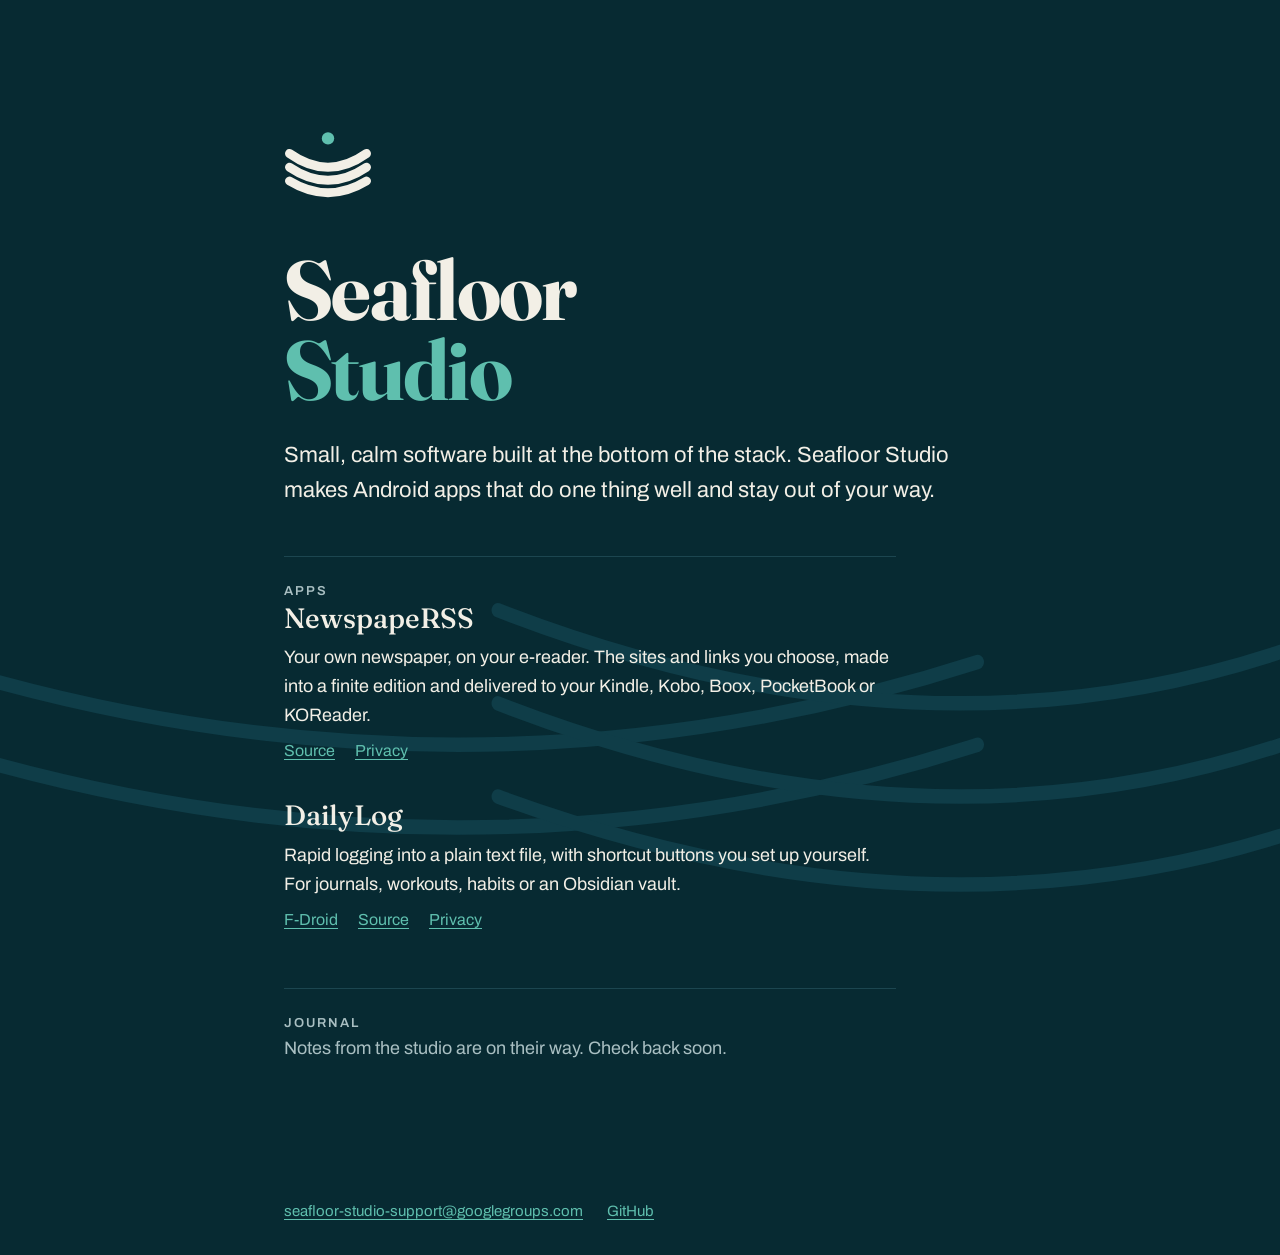
<file: index.html>
<!doctype html>
<html lang="en">
<head>
<meta charset="utf-8">
<meta name="viewport" content="width=device-width, initial-scale=1">
<title>Seafloor Studio</title>
<meta name="description" content="Small, calm software built at the bottom of the stack. Seafloor Studio makes Android apps that do one thing well and stay out of your way.">
<meta name="theme-color" content="#072A32">
<link rel="icon" href="data:image/svg+xml,%3Csvg xmlns='http://www.w3.org/2000/svg' viewBox='0 0 64 64'%3E%3Crect width='64' height='64' rx='14' fill='%23072A32'/%3E%3Ccircle cx='32' cy='14' r='4' fill='%235FBFAE'/%3E%3Cg fill='none' stroke='%23F2EFE6' stroke-width='5.5' stroke-linecap='round'%3E%3Cpath d='M10 24 Q 32 40 54 24'/%3E%3Cpath d='M10 33 Q 32 48 54 33'/%3E%3Cpath d='M10 42 Q 32 56 54 42'/%3E%3C/g%3E%3C/svg%3E">
<link rel="preconnect" href="https://fonts.googleapis.com">
<link rel="preconnect" href="https://fonts.gstatic.com" crossorigin>
<link rel="stylesheet" href="https://fonts.googleapis.com/css2?family=Fraunces:opsz,wght@9..144,500;9..144,700&family=Archivo:wght@400;500;600&display=swap">
<link rel="stylesheet" href="/site.css">
</head>
<body>
<svg class="contours" viewBox="0 0 1440 400" preserveAspectRatio="none" aria-hidden="true">
  <g fill="none" stroke="#0F3D48" stroke-width="14" stroke-linecap="round">
    <path d="M-80 170 Q 520 330 1100 170"></path>
    <path d="M-80 250 Q 520 410 1100 250"></path>
    <path d="M560 120 Q 1100 300 1560 120"></path>
    <path d="M560 210 Q 1100 390 1560 210"></path>
    <path d="M560 300 Q 1100 470 1560 300"></path>
  </g>
</svg>

<main>
  <svg class="mark" viewBox="0 0 64 64" role="img" aria-label="Seafloor Studio mark">
    <circle cx="32" cy="9" r="4.5" fill="#5FBFAE"></circle>
    <g fill="none" stroke="#F2EFE6" stroke-width="6.5" stroke-linecap="round">
      <path d="M4 20 Q 32 40 60 20"></path>
      <path d="M4 30 Q 32 49 60 30"></path>
      <path d="M4 40 Q 32 57 60 40"></path>
    </g>
  </svg>
  <h1>Seafloor <span>Studio</span></h1>
  <p class="lede">Small, calm software built at the bottom of the stack. Seafloor Studio makes Android apps that do one thing well and stay out of your way.</p>
  <section class="section" aria-labelledby="apps-label">
    <p class="label" id="apps-label">Apps</p>
    <ul class="apps">
      <li>
        <h2>NewspapeRSS</h2>
        <p>Your own newspaper, on your e-reader. The sites and links you choose, made into a finite edition and delivered to your Kindle, Kobo, Boox, PocketBook or KOReader.</p>
        <p class="links"><a href="https://github.com/Seafloor-Studio/newspaperss">Source</a><a href="/newspaperss/privacy/">Privacy</a></p>
      </li>
      <li>
        <h2>DailyLog</h2>
        <p>Rapid logging into a plain text file, with shortcut buttons you set up yourself. For journals, workouts, habits or an Obsidian vault.</p>
        <p class="links"><a href="https://f-droid.org/packages/com.app.dailylog/">F-Droid</a><a href="https://github.com/Seafloor-Studio/dailylog">Source</a><a href="/dailylog/privacy/">Privacy</a></p>
      </li>
    </ul>
  </section>
  <section class="section" aria-labelledby="soon-label">
    <p class="label" id="soon-label">Journal</p>
    <p>Notes from the studio are on their way. Check back soon.</p>
  </section>
</main>

<footer>
  <a href="mailto:seafloor-studio-support@googlegroups.com">seafloor-studio-support@googlegroups.com</a>
  <a href="https://github.com/Seafloor-Studio">GitHub</a>
</footer>
</body>
</html>
</file>
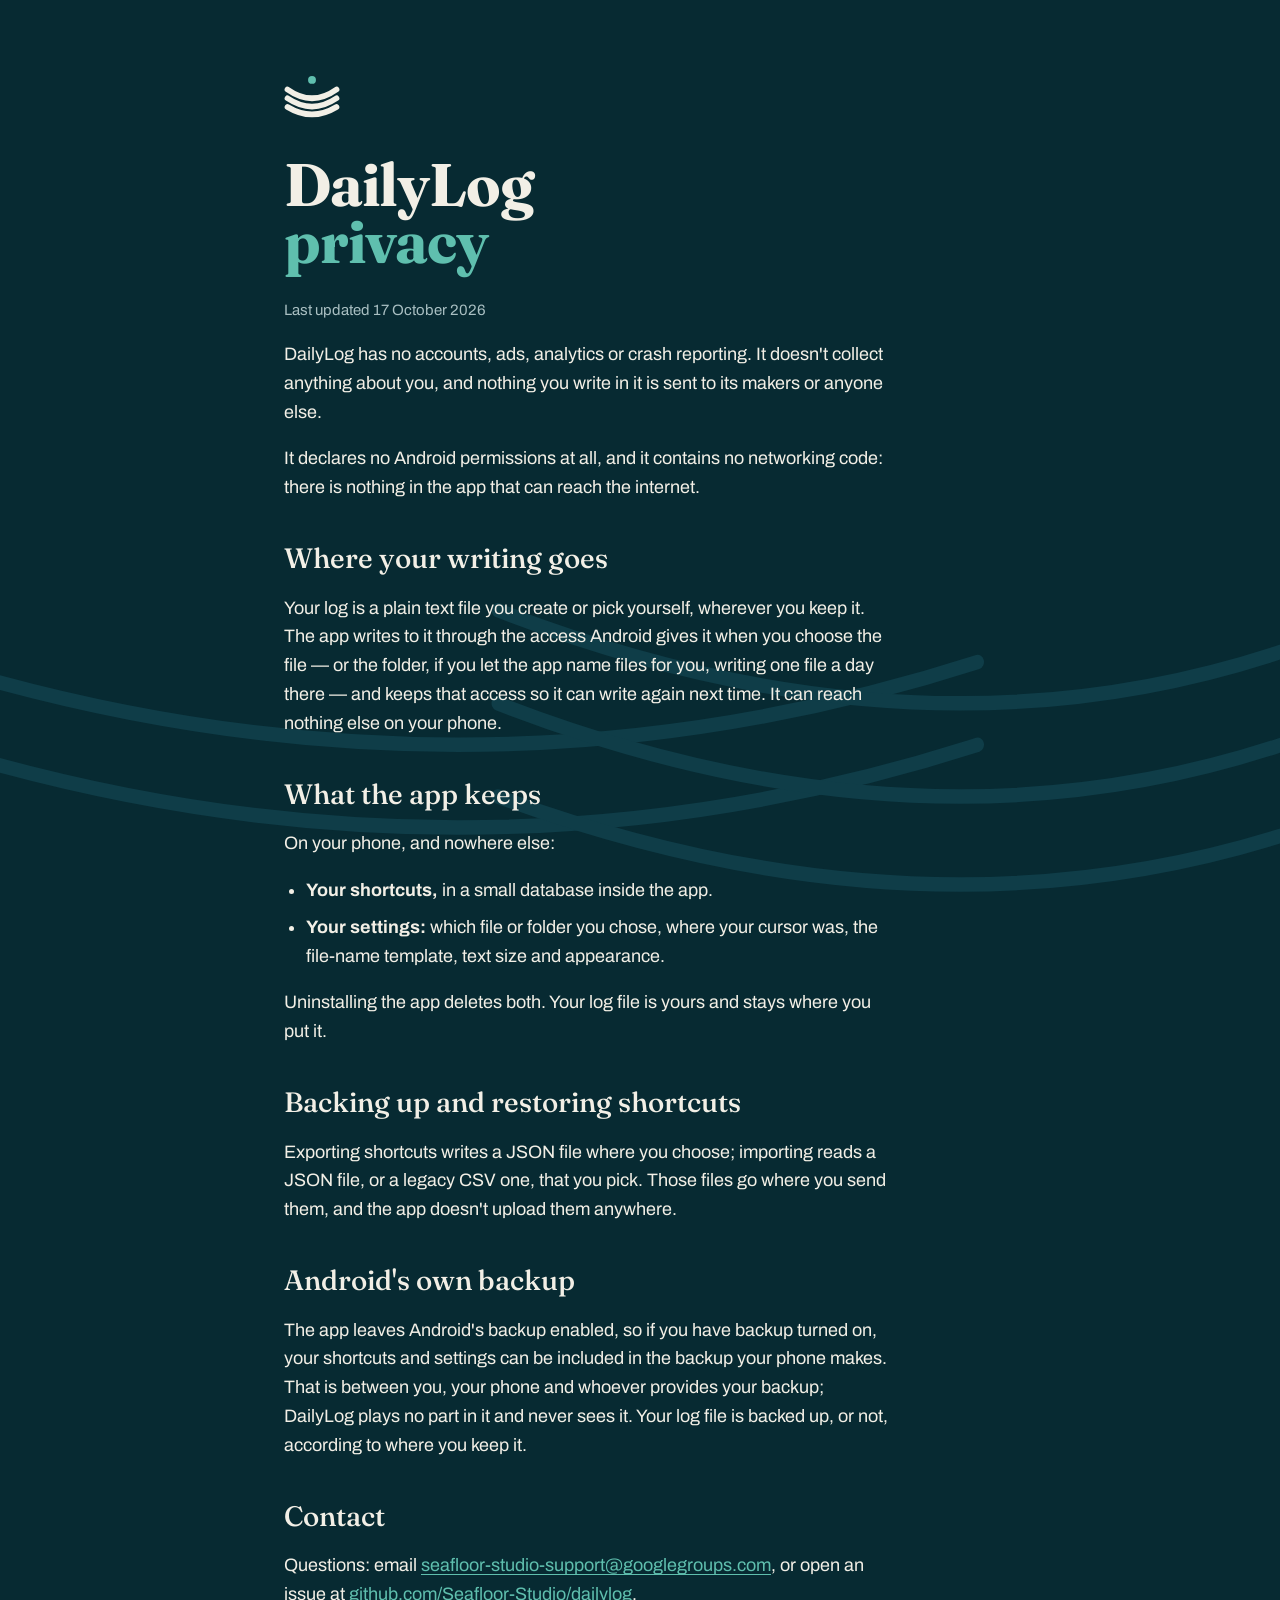
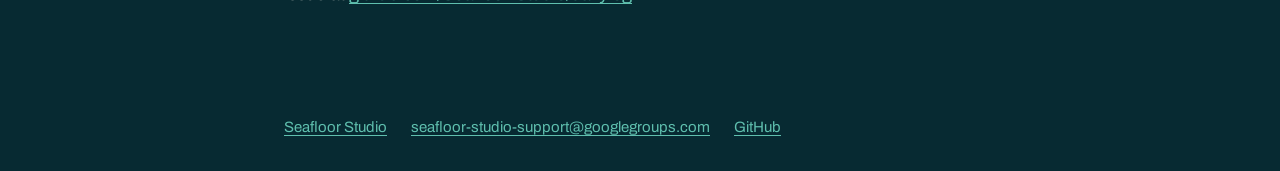
<file: dailylog/privacy/index.html>
<!doctype html>
<html lang="en">
<head>
<meta charset="utf-8">
<meta name="viewport" content="width=device-width, initial-scale=1">
<title>DailyLog Privacy Policy</title>
<meta name="description" content="How DailyLog handles your data: it has no internet access, and your log stays where you put it.">
<meta name="theme-color" content="#072A32">
<link rel="icon" href="data:image/svg+xml,%3Csvg xmlns='http://www.w3.org/2000/svg' viewBox='0 0 64 64'%3E%3Crect width='64' height='64' rx='14' fill='%23072A32'/%3E%3Ccircle cx='32' cy='14' r='4' fill='%235FBFAE'/%3E%3Cg fill='none' stroke='%23F2EFE6' stroke-width='5.5' stroke-linecap='round'%3E%3Cpath d='M10 24 Q 32 40 54 24'/%3E%3Cpath d='M10 33 Q 32 48 54 33'/%3E%3Cpath d='M10 42 Q 32 56 54 42'/%3E%3C/g%3E%3C/svg%3E">
<link rel="preconnect" href="https://fonts.googleapis.com">
<link rel="preconnect" href="https://fonts.gstatic.com" crossorigin>
<link rel="stylesheet" href="https://fonts.googleapis.com/css2?family=Fraunces:opsz,wght@9..144,500;9..144,700&family=Archivo:wght@400;500;600&display=swap">
<link rel="stylesheet" href="/site.css">
</head>
<body class="page">
<svg class="contours" viewBox="0 0 1440 400" preserveAspectRatio="none" aria-hidden="true">
  <g fill="none" stroke="#0F3D48" stroke-width="14" stroke-linecap="round">
    <path d="M-80 170 Q 520 330 1100 170"></path>
    <path d="M-80 250 Q 520 410 1100 250"></path>
    <path d="M560 120 Q 1100 300 1560 120"></path>
    <path d="M560 210 Q 1100 390 1560 210"></path>
    <path d="M560 300 Q 1100 470 1560 300"></path>
  </g>
</svg>

<main>
  <a href="/" aria-label="Seafloor Studio home">
  <svg class="mark" viewBox="0 0 64 64" aria-hidden="true">
    <circle cx="32" cy="9" r="4.5" fill="#5FBFAE"></circle>
    <g fill="none" stroke="#F2EFE6" stroke-width="6.5" stroke-linecap="round">
      <path d="M4 20 Q 32 40 60 20"></path>
      <path d="M4 30 Q 32 49 60 30"></path>
      <path d="M4 40 Q 32 57 60 40"></path>
    </g>
  </svg>
  </a>
  <h1>DailyLog <span>privacy</span></h1>
  <article class="policy">
<p class="updated">Last updated 17 October 2026</p>
<p>DailyLog has no accounts, ads, analytics or crash reporting. It doesn't collect anything about you, and nothing you write in it is sent to its makers or anyone else.</p>
<p>It declares no Android permissions at all, and it contains no networking code: there is nothing in the app that can reach the internet.</p>

<h2>Where your writing goes</h2>
<p>Your log is a plain text file you create or pick yourself, wherever you keep it. The app writes to it through the access Android gives it when you choose the file &mdash; or the folder, if you let the app name files for you, writing one file a day there &mdash; and keeps that access so it can write again next time. It can reach nothing else on your phone.</p>

<h2>What the app keeps</h2>
<p>On your phone, and nowhere else:</p>
<ul>
<li><strong>Your shortcuts,</strong> in a small database inside the app.</li>
<li><strong>Your settings:</strong> which file or folder you chose, where your cursor was, the file-name template, text size and appearance.</li>
</ul>
<p>Uninstalling the app deletes both. Your log file is yours and stays where you put it.</p>

<h2>Backing up and restoring shortcuts</h2>
<p>Exporting shortcuts writes a JSON file where you choose; importing reads a JSON file, or a legacy CSV one, that you pick. Those files go where you send them, and the app doesn't upload them anywhere.</p>

<h2>Android's own backup</h2>
<p>The app leaves Android's backup enabled, so if you have backup turned on, your shortcuts and settings can be included in the backup your phone makes. That is between you, your phone and whoever provides your backup; DailyLog plays no part in it and never sees it. Your log file is backed up, or not, according to where you keep it.</p>

<h2>Contact</h2>
<p>Questions: email <a href="mailto:seafloor-studio-support@googlegroups.com">seafloor-studio-support@googlegroups.com</a>, or open an issue at <a href="https://github.com/Seafloor-Studio/dailylog/issues">github.com/Seafloor-Studio/dailylog</a>.</p>
  </article>
</main>

<footer>
  <a href="/">Seafloor Studio</a>
  <a href="mailto:seafloor-studio-support@googlegroups.com">seafloor-studio-support@googlegroups.com</a>
  <a href="https://github.com/Seafloor-Studio">GitHub</a>
</footer>
</body>
</html>
</file>
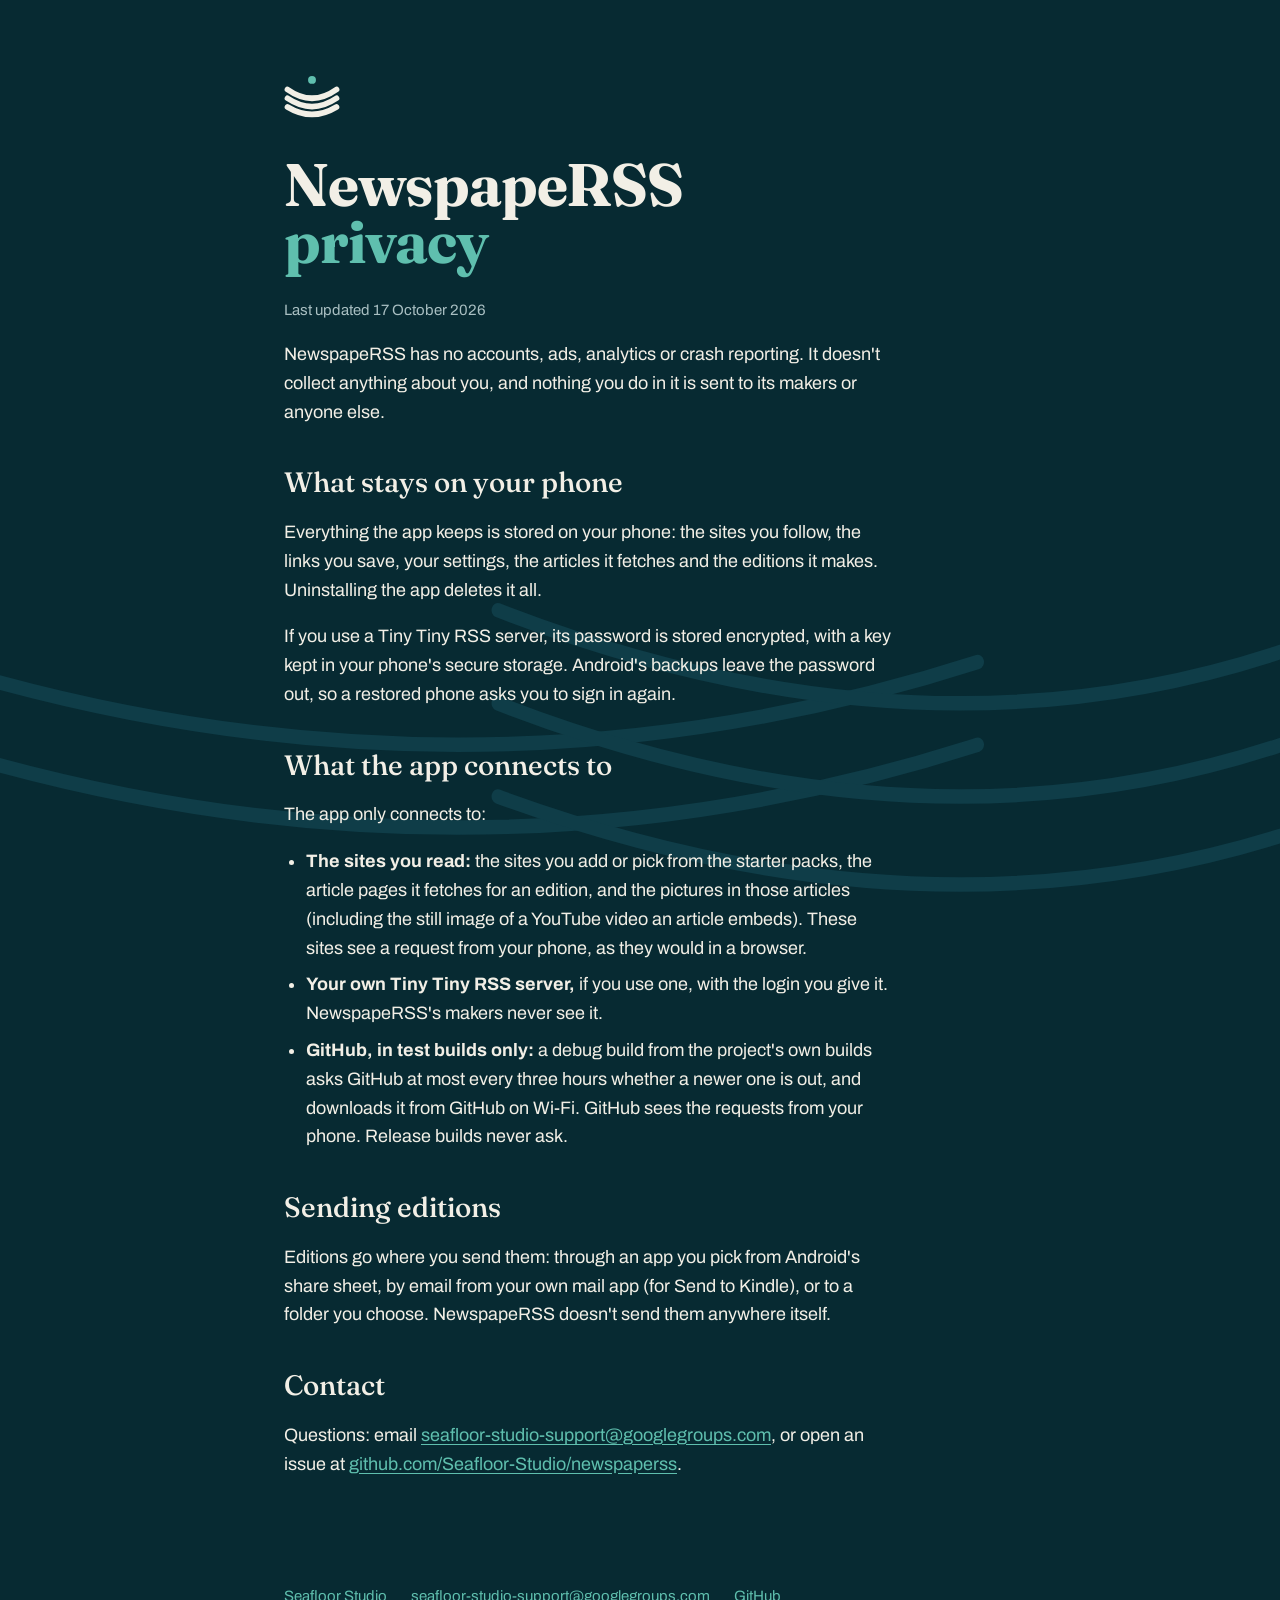
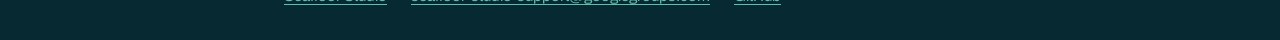
<file: newspaperss/privacy/index.html>
<!doctype html>
<html lang="en">
<head>
<meta charset="utf-8">
<meta name="viewport" content="width=device-width, initial-scale=1">
<title>NewspapeRSS Privacy Policy</title>
<meta name="description" content="How NewspapeRSS handles your data: nothing is collected, and everything stays on your phone.">
<meta name="theme-color" content="#072A32">
<link rel="icon" href="data:image/svg+xml,%3Csvg xmlns='http://www.w3.org/2000/svg' viewBox='0 0 64 64'%3E%3Crect width='64' height='64' rx='14' fill='%23072A32'/%3E%3Ccircle cx='32' cy='14' r='4' fill='%235FBFAE'/%3E%3Cg fill='none' stroke='%23F2EFE6' stroke-width='5.5' stroke-linecap='round'%3E%3Cpath d='M10 24 Q 32 40 54 24'/%3E%3Cpath d='M10 33 Q 32 48 54 33'/%3E%3Cpath d='M10 42 Q 32 56 54 42'/%3E%3C/g%3E%3C/svg%3E">
<link rel="preconnect" href="https://fonts.googleapis.com">
<link rel="preconnect" href="https://fonts.gstatic.com" crossorigin>
<link rel="stylesheet" href="https://fonts.googleapis.com/css2?family=Fraunces:opsz,wght@9..144,500;9..144,700&family=Archivo:wght@400;500;600&display=swap">
<link rel="stylesheet" href="/site.css">
</head>
<body class="page">
<svg class="contours" viewBox="0 0 1440 400" preserveAspectRatio="none" aria-hidden="true">
  <g fill="none" stroke="#0F3D48" stroke-width="14" stroke-linecap="round">
    <path d="M-80 170 Q 520 330 1100 170"></path>
    <path d="M-80 250 Q 520 410 1100 250"></path>
    <path d="M560 120 Q 1100 300 1560 120"></path>
    <path d="M560 210 Q 1100 390 1560 210"></path>
    <path d="M560 300 Q 1100 470 1560 300"></path>
  </g>
</svg>

<main>
  <a href="/" aria-label="Seafloor Studio home">
  <svg class="mark" viewBox="0 0 64 64" aria-hidden="true">
    <circle cx="32" cy="9" r="4.5" fill="#5FBFAE"></circle>
    <g fill="none" stroke="#F2EFE6" stroke-width="6.5" stroke-linecap="round">
      <path d="M4 20 Q 32 40 60 20"></path>
      <path d="M4 30 Q 32 49 60 30"></path>
      <path d="M4 40 Q 32 57 60 40"></path>
    </g>
  </svg>
  </a>
  <h1>NewspapeRSS <span>privacy</span></h1>
  <article class="policy">
<p class="updated">Last updated 17 October 2026</p>
<p>NewspapeRSS has no accounts, ads, analytics or crash reporting. It doesn't collect anything about you, and nothing you do in it is sent to its makers or anyone else.</p>

<h2>What stays on your phone</h2>
<p>Everything the app keeps is stored on your phone: the sites you follow, the links you save, your settings, the articles it fetches and the editions it makes. Uninstalling the app deletes it all.</p>
<p>If you use a Tiny Tiny RSS server, its password is stored encrypted, with a key kept in your phone's secure storage. Android's backups leave the password out, so a restored phone asks you to sign in again.</p>

<h2>What the app connects to</h2>
<p>The app only connects to:</p>
<ul>
<li><strong>The sites you read:</strong> the sites you add or pick from the starter packs, the article pages it fetches for an edition, and the pictures in those articles (including the still image of a YouTube video an article embeds). These sites see a request from your phone, as they would in a browser.</li>
<li><strong>Your own Tiny Tiny RSS server,</strong> if you use one, with the login you give it. NewspapeRSS's makers never see it.</li>
<li><strong>GitHub, in test builds only:</strong> a debug build from the project's own builds asks GitHub at most every three hours whether a newer one is out, and downloads it from GitHub on Wi-Fi. GitHub sees the requests from your phone. Release builds never ask.</li>
</ul>

<h2>Sending editions</h2>
<p>Editions go where you send them: through an app you pick from Android's share sheet, by email from your own mail app (for Send to Kindle), or to a folder you choose. NewspapeRSS doesn't send them anywhere itself.</p>

<h2>Contact</h2>
<p>Questions: email <a href="mailto:seafloor-studio-support@googlegroups.com">seafloor-studio-support@googlegroups.com</a>, or open an issue at <a href="https://github.com/Seafloor-Studio/newspaperss/issues">github.com/Seafloor-Studio/newspaperss</a>.</p>
  </article>
</main>

<footer>
  <a href="/">Seafloor Studio</a>
  <a href="mailto:seafloor-studio-support@googlegroups.com">seafloor-studio-support@googlegroups.com</a>
  <a href="https://github.com/Seafloor-Studio">GitHub</a>
</footer>
</body>
</html>
</file>
<file: site.css>
:root { --sea: #072A32; --deep: #0F3D48; --rule: #1C4650; --sand: #F2EFE6; --mist: #A9BFC2; --kelp: #5FBFAE; }
* { box-sizing: border-box; }
html, body { margin: 0; min-height: 100%; }
body {
  background: var(--sea); color: var(--sand);
  font-family: Archivo, "Helvetica Neue", Arial, sans-serif;
  font-size: 18px; line-height: 1.6;
  display: flex; flex-direction: column; min-height: 100vh;
  position: relative; overflow-x: hidden;
}
.contours { position: fixed; left: 0; right: 0; bottom: 0; width: 100%; height: 46vh; z-index: 0; pointer-events: none; }
main, footer { position: relative; z-index: 1; width: 100%; max-width: 760px; margin: 0 auto; padding: 0 24px; }
main { flex: 1; padding-top: 14vh; padding-bottom: 64px; }
.mark { display: block; width: 88px; height: 88px; margin-bottom: 36px; }
h1 {
  font-family: Fraunces, Georgia, serif; font-weight: 700;
  font-size: clamp(48px, 9vw, 84px); line-height: 0.95; letter-spacing: -0.02em;
  margin: 0 0 28px;
}
h1 span { color: var(--kelp); display: block; }
h2 { font-family: Fraunces, Georgia, serif; font-weight: 500; font-size: 28px; line-height: 1.2; margin: 0 0 8px; }
.lede { font-size: clamp(19px, 2.4vw, 22px); max-width: 34em; margin: 0 0 48px; color: var(--sand); }
.label { font-size: 13px; font-weight: 600; letter-spacing: 0.16em; text-transform: uppercase; color: var(--mist); margin: 0 0 8px; }
.section { border-top: 1px solid var(--rule); padding-top: 24px; margin-bottom: 48px; max-width: 34em; }
.section > p { margin: 0; color: var(--mist); }
.apps { list-style: none; margin: 0; padding: 0; display: grid; gap: 28px; }
.apps p { margin: 0 0 8px; }
.links { display: flex; flex-wrap: wrap; gap: 4px 20px; font-size: 16px; }
a { color: var(--kelp); text-underline-offset: 3px; }
a:hover { color: var(--sand); }
footer { padding-top: 24px; padding-bottom: 32px; font-size: 15px; color: var(--mist); display: flex; flex-wrap: wrap; gap: 8px 24px; }

/* A policy page: smaller heading, its text in readable sections. */
.page main { padding-top: 8vh; }
.page .mark { width: 56px; height: 56px; margin-bottom: 28px; }
.page h1 { font-size: clamp(40px, 7vw, 60px); }
.policy { max-width: 34em; }
.policy h2 { margin-top: 40px; }
.policy ul { padding-left: 1.2em; }
.policy li { margin-bottom: 8px; }
.updated { color: var(--mist); font-size: 15px; }
</file>
